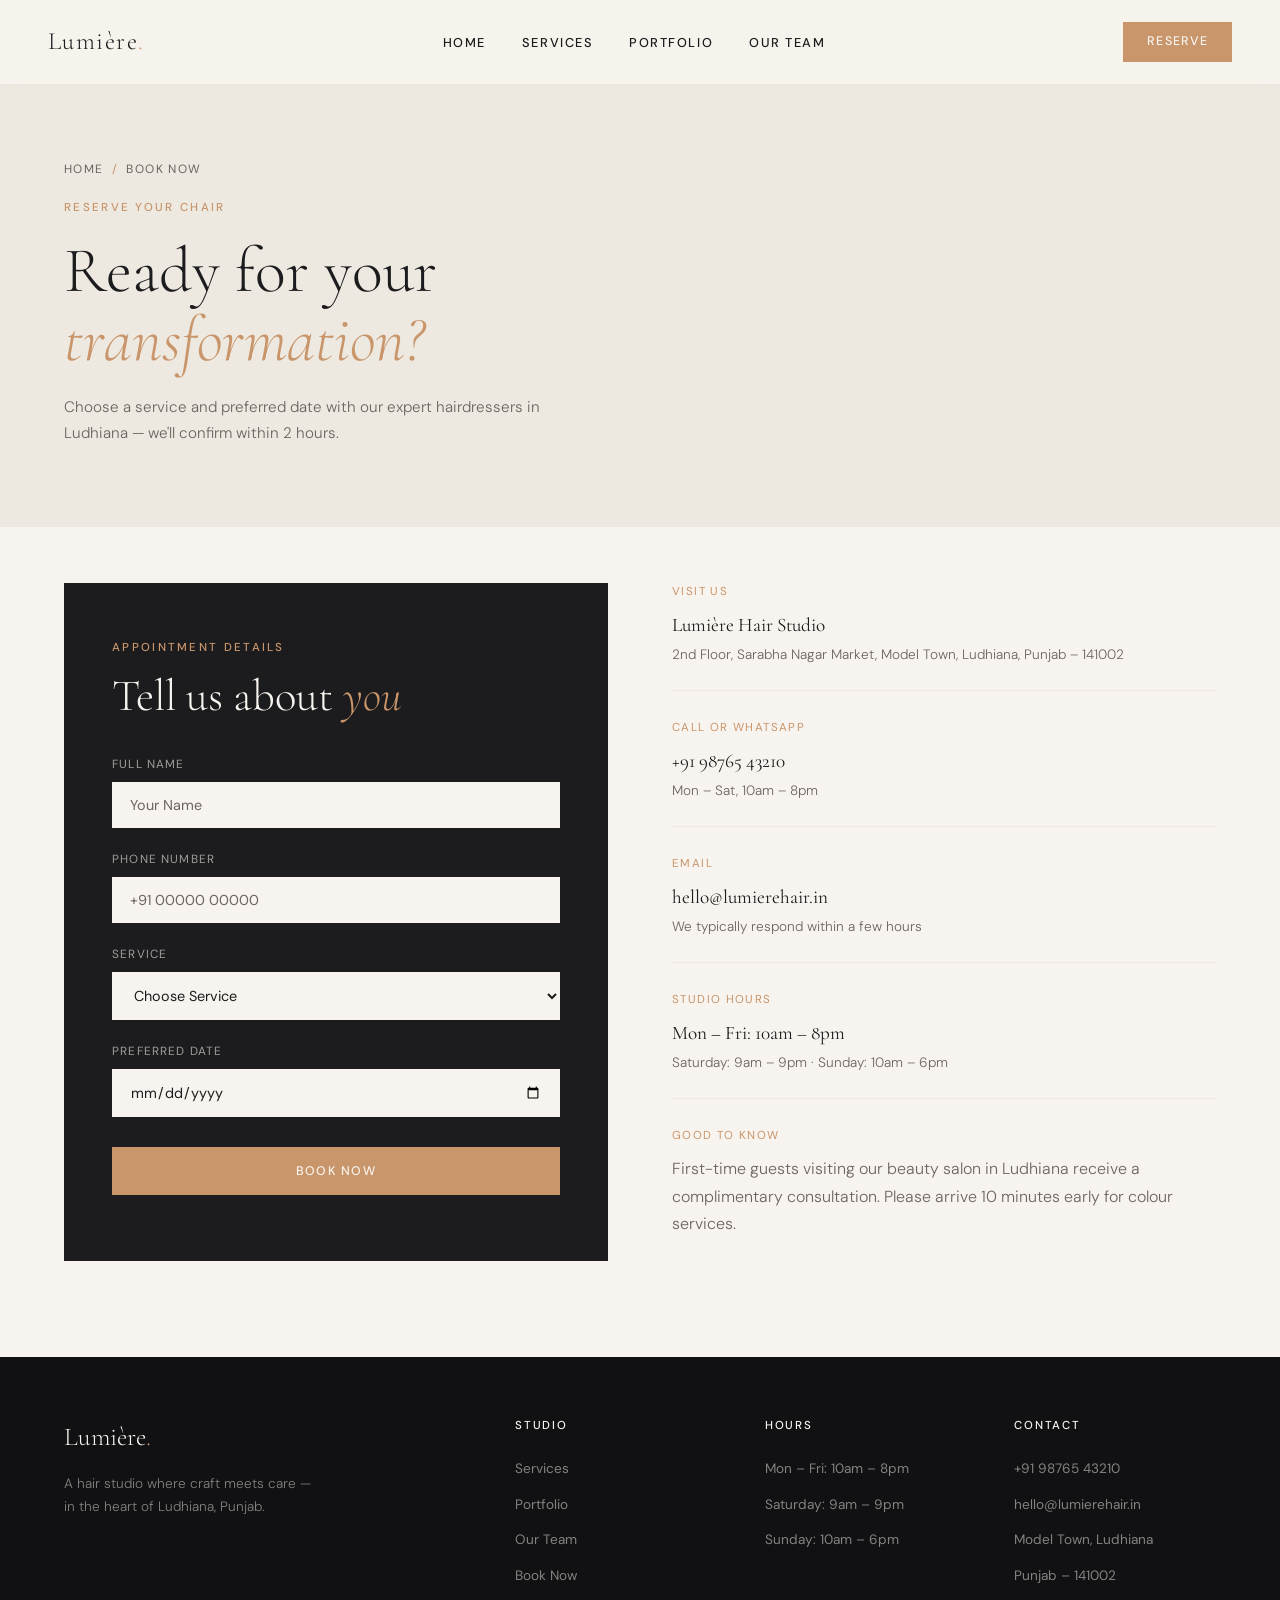
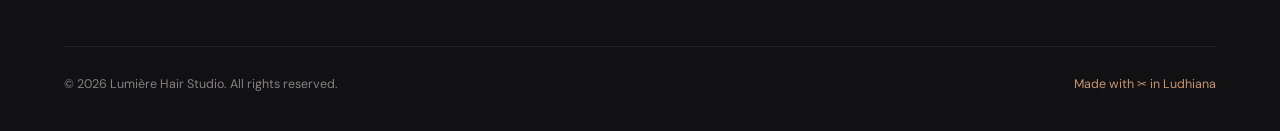
<file: booking.html>
<!DOCTYPE html>
<html lang="en">
<head>
  <meta charset="UTF-8" />
  <meta name="viewport" content="width=device-width, initial-scale=1.0"/>
  <title>Book Now — Lumière Hair Studio</title>
  <link rel="preconnect" href="https://fonts.googleapis.com"/>
  <link rel="preconnect" href="https://fonts.gstatic.com" crossorigin/>
  <link href="https://fonts.googleapis.com/css2?family=Cormorant+Garamond:ital,wght@0,300;0,400;0,600;1,300;1,400&family=DM+Sans:wght@300;400;500&display=swap" rel="stylesheet"/>
  <link rel="stylesheet" href="style.css"/>
</head>
<body>

<!-- NAV -->
<nav>
  <a href="index.html" class="nav-logo">Lumière<span>.</span></a>
  <ul class="nav-links">
    <li><a href="index.html">Home</a></li>
    <li><a href="services.html">Services</a></li>
    <li><a href="portfolio.html">Portfolio</a></li>
    <li><a href="team.html">Our Team</a></li>
  </ul>
  <a href="booking.html" class="nav-book" style="background:var(--rose-gold)">Reserve</a>
  <button class="hamburger" aria-label="Menu" onclick="toggleMenu()">
    <span></span><span></span><span></span>
  </button>
</nav>

<div id="mobileMenu" style="display:none; position:fixed; top:68px; left:0; right:0; background:var(--ivory); z-index:99; padding:28px 28px 36px; border-bottom:1px solid var(--cream);">
  <ul style="list-style:none; display:flex; flex-direction:column; gap:20px;">
    <li><a href="index.html">Home</a></li>
    <li><a href="services.html">Services</a></li>
    <li><a href="portfolio.html">Portfolio</a></li>
    <li><a href="team.html">Our Team</a></li>
    <li><a href="booking.html" class="current">Book Now</a></li>
  </ul>
</div>

<!-- PAGE HEADER -->
<header class="page-header">
  <div class="page-header-inner fade-up">
    <p class="breadcrumb"><a href="index.html">Home</a><span>/</span>Book Now</p>
    <p class="page-eyebrow">Reserve Your Chair</p>
    <h1 class="page-title">Ready for your <em>transformation?</em></h1>
    <p class="page-sub">Choose a service and preferred date with our expert hairdressers in Ludhiana — we'll confirm within 2 hours.
</p>
  </div>
</header>

<!-- BOOKING -->
<section id="booking-page">
  <div class="booking-layout">
    <div class="booking-form-card fade-up">
      <p class="section-eyebrow">Appointment Details</p>
      <h2 class="section-heading">Tell us about <em>you</em></h2>
      <form onsubmit="handleBook(event)">
        <div class="form-group">
          <label class="form-label">Full Name</label>
          <input type="text" placeholder="Your Name" required aria-label="Name"/>
        </div>
        <div class="form-group">
          <label class="form-label">Phone Number</label>
          <input type="tel" placeholder="+91 00000 00000" required aria-label="Phone"/>
        </div>
        <div class="form-group">
          <label class="form-label">Service</label>
          <select aria-label="Service" required>
            <option value="" disabled selected>Choose Service</option>
            <option>Precision Cut</option>
            <option>Colour & Balayage</option>
            <option>Keratin Treatment</option>
            <option>Scalp Ritual</option>
            <option>Bridal Styling</option>
            <option>Hair Extensions</option>
          </select>
        </div>
        <div class="form-group">
          <label class="form-label">Preferred Date</label>
          <input type="date" aria-label="Date" required/>
        </div>
        <button type="submit" class="btn-book">Book Now</button>
        <p id="bookingMsg">✓ Request received! We'll confirm your appointment shortly.</p>
      </form>
    </div>

    <div class="booking-info fade-up">
      <div class="info-block">
        <div class="info-label">Visit Us</div>
        <div class="info-value">Lumière Hair Studio</div>
        <div class="info-sub">2nd Floor, Sarabha Nagar Market, Model Town, Ludhiana, Punjab – 141002</div>
      </div>
      <div class="info-block">
        <div class="info-label">Call or WhatsApp</div>
        <div class="info-value">+91 98765 43210</div>
        <div class="info-sub">Mon – Sat, 10am – 8pm</div>
      </div>
      <div class="info-block">
        <div class="info-label">Email</div>
        <div class="info-value">hello@lumierehair.in</div>
        <div class="info-sub">We typically respond within a few hours</div>
      </div>
      <div class="info-block">
        <div class="info-label">Studio Hours</div>
        <div class="info-value">Mon – Fri: 10am – 8pm</div>
        <div class="info-sub">Saturday: 9am – 9pm · Sunday: 10am – 6pm</div>
      </div>
      <div class="info-block">
        <div class="info-label">Good to Know</div>
        <div class="info-value" style="font-size:1rem; font-family:'DM Sans',sans-serif; font-weight:300; color:var(--text-muted); line-height:1.7;">First-time guests visiting our beauty salon in Ludhiana receive a complimentary consultation. Please arrive 10 minutes early for colour services.
</div>
      </div>
    </div>
  </div>
</section>

<!-- FOOTER -->
<footer>
  <div class="footer-grid">
    <div>
      <a href="index.html" class="footer-logo">Lumière<span>.</span></a>
      <p class="footer-tagline">A hair studio where craft meets care — in the heart of Ludhiana, Punjab.</p>
    </div>
    <div class="footer-col">
      <div class="footer-col-title">Studio</div>
      <ul>
        <li><a href="services.html">Services</a></li>
        <li><a href="portfolio.html">Portfolio</a></li>
        <li><a href="team.html">Our Team</a></li>
        <li><a href="booking.html">Book Now</a></li>
      </ul>
    </div>
    <div class="footer-col">
      <div class="footer-col-title">Hours</div>
      <ul>
        <li><a href="#">Mon – Fri: 10am – 8pm</a></li>
        <li><a href="#">Saturday: 9am – 9pm</a></li>
        <li><a href="#">Sunday: 10am – 6pm</a></li>
      </ul>
    </div>
    <div class="footer-col">
      <div class="footer-col-title">Contact</div>
      <ul>
        <li><a href="tel:+917009782071">+91 98765 43210</a></li>
        <li><a href="mailto:hello@lumierehair.in">hello@lumierehair.in</a></li>
        <li><a href="#">Model Town, Ludhiana</a></li>
        <li><a href="#">Punjab – 141002</a></li>
      </ul>
    </div>
  </div>
  <div class="footer-bottom">
    <span>© 2026 Lumière Hair Studio. All rights reserved.</span>
    <span style="color:var(--rose-gold);">Made with ✂ in Ludhiana</span>
  </div>
</footer>

<script src="main.js"></script>
<script>
  document.querySelector('input[type=date]').min = new Date().toISOString().split('T')[0];
</script>
</body>
</html>
</file>
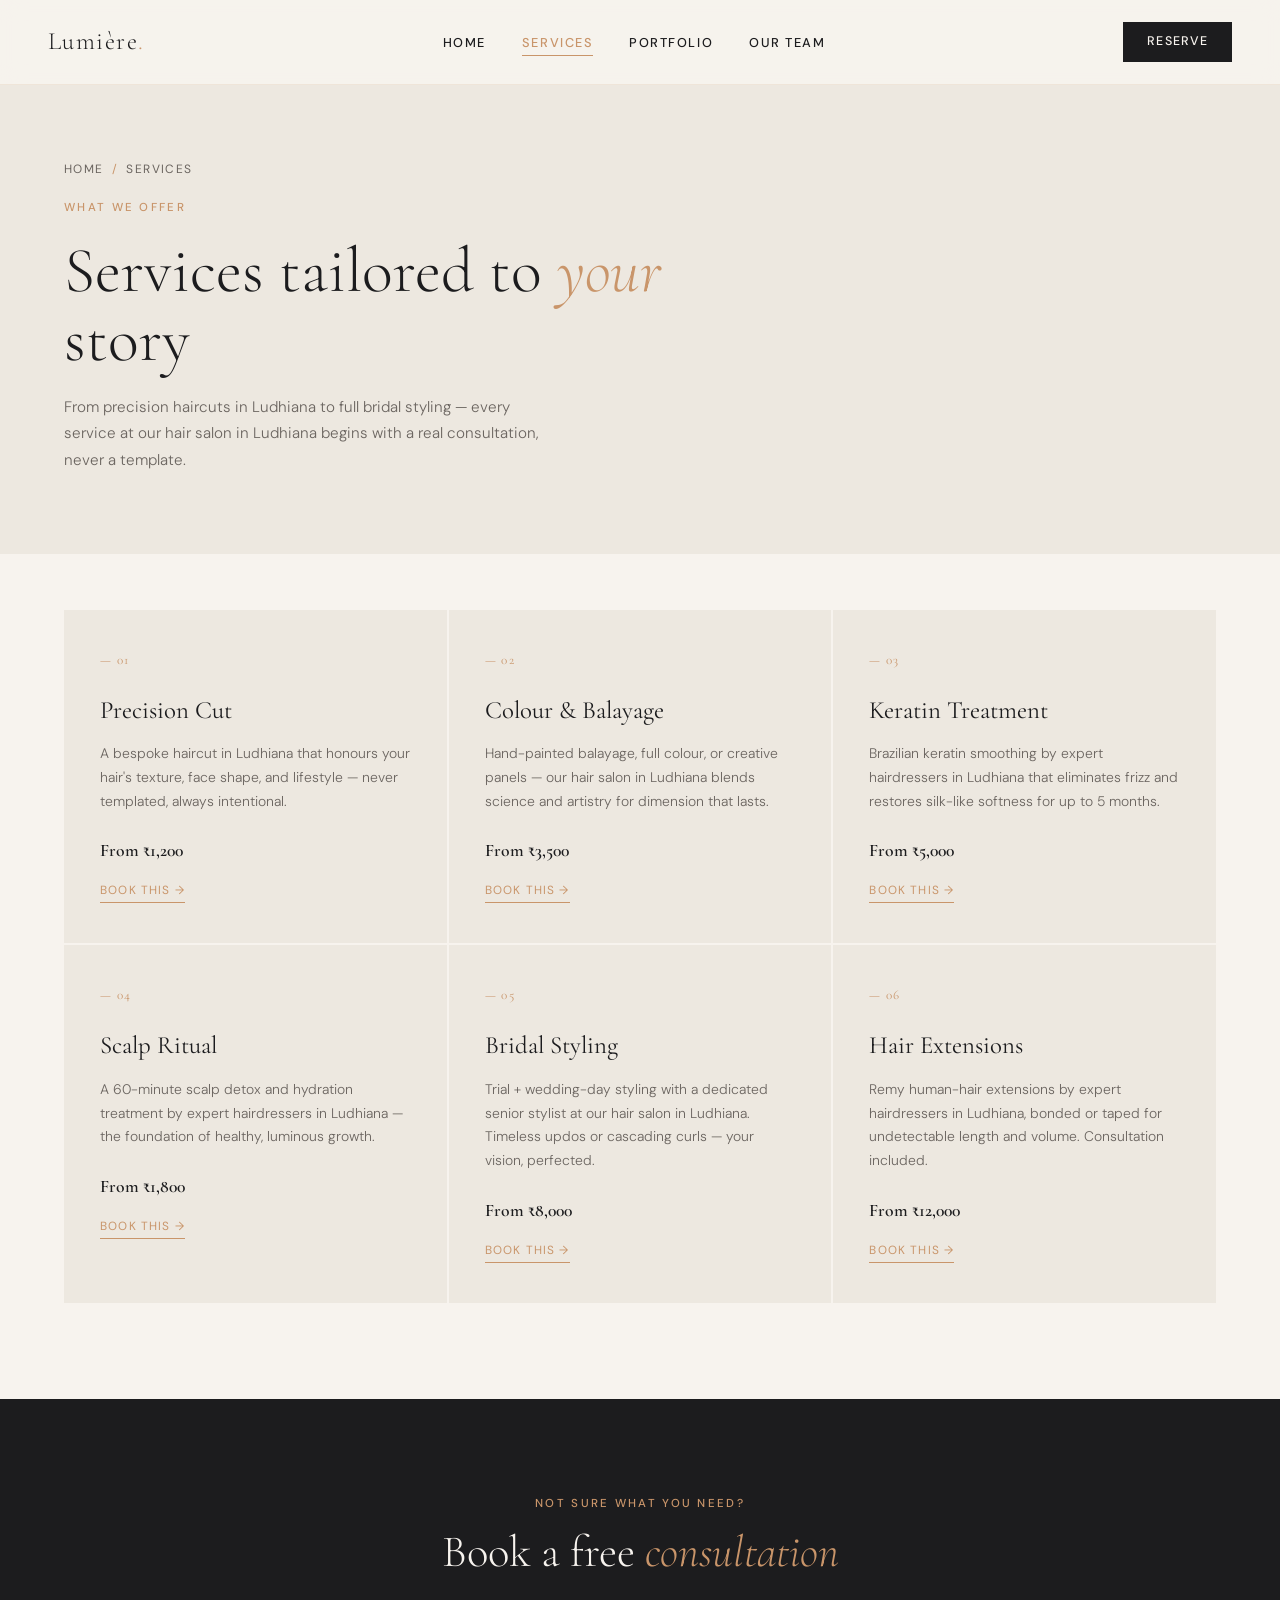
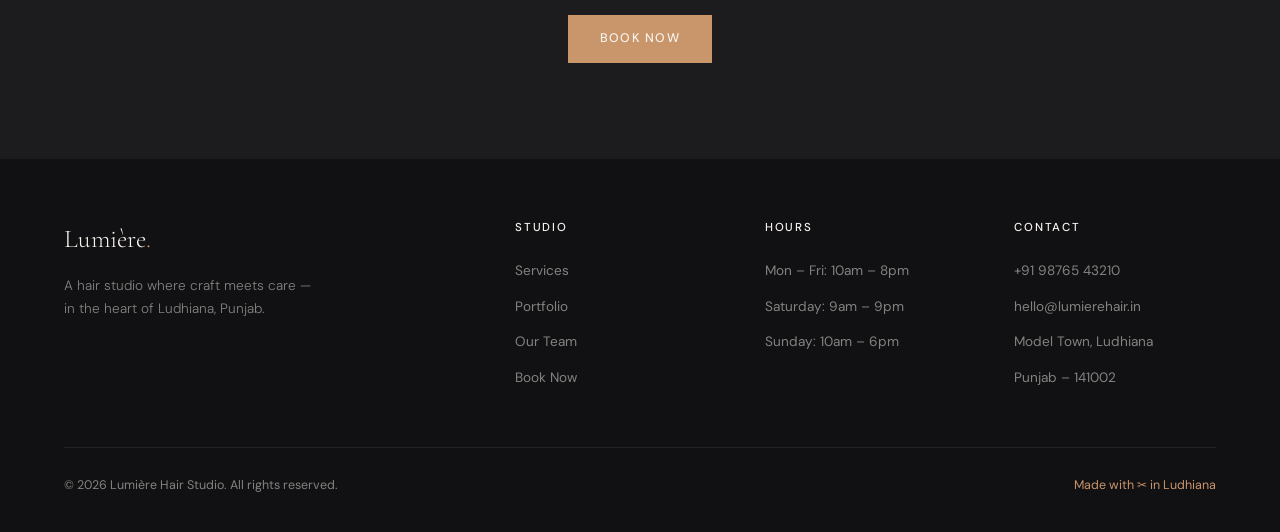
<file: services.html>
<!DOCTYPE html>
<html lang="en">
<head>
  <meta charset="UTF-8" />
  <meta name="viewport" content="width=device-width, initial-scale=1.0"/>
  <title>Services — Lumière Hair Studio</title>
  <link rel="preconnect" href="https://fonts.googleapis.com"/>
  <link rel="preconnect" href="https://fonts.gstatic.com" crossorigin/>
  <link href="https://fonts.googleapis.com/css2?family=Cormorant+Garamond:ital,wght@0,300;0,400;0,600;1,300;1,400&family=DM+Sans:wght@300;400;500&display=swap" rel="stylesheet"/>
  <link rel="stylesheet" href="style.css"/>
</head>
<body>

<!-- NAV -->
<nav>
  <a href="index.html" class="nav-logo">Lumière<span>.</span></a>
  <ul class="nav-links">
    <li><a href="index.html">Home</a></li>
    <li><a href="services.html" class="current">Services</a></li>
    <li><a href="portfolio.html">Portfolio</a></li>
    <li><a href="team.html">Our Team</a></li>
  </ul>
  <a href="booking.html" class="nav-book">Reserve</a>
  <button class="hamburger" aria-label="Menu" onclick="toggleMenu()">
    <span></span><span></span><span></span>
  </button>
</nav>

<div id="mobileMenu" style="display:none; position:fixed; top:68px; left:0; right:0; background:var(--ivory); z-index:99; padding:28px 28px 36px; border-bottom:1px solid var(--cream);">
  <ul style="list-style:none; display:flex; flex-direction:column; gap:20px;">
    <li><a href="index.html">Home</a></li>
    <li><a href="services.html" class="current">Services</a></li>
    <li><a href="portfolio.html">Portfolio</a></li>
    <li><a href="team.html">Our Team</a></li>
    <li><a href="booking.html">Book Now</a></li>
  </ul>
</div>

<!-- PAGE HEADER -->
<header class="page-header">
  <div class="page-header-inner fade-up">
    <p class="breadcrumb"><a href="index.html">Home</a><span>/</span>Services</p>
    <p class="page-eyebrow">What We Offer</p>
    <h1 class="page-title">Services tailored to <em>your</em> story</h1>
    <p class="page-sub">From precision haircuts in Ludhiana to full bridal styling — every service at our hair salon in Ludhiana begins with a real consultation, never a template.
</p>
  </div>
</header>

<!-- SERVICES GRID -->
<section id="services-page">
  <div class="services-full-grid">
    <div class="service-card fade-up">
      <div class="service-num">— 01</div>
      <h3 class="service-title">Precision Cut</h3>
      <p class="service-desc">A bespoke haircut in Ludhiana that honours your hair's texture, face shape, and lifestyle — never templated, always intentional.
</p>
      <div class="service-price">From ₹1,200</div>
      <a href="booking.html" class="service-link">Book this →</a>
    </div>
    <div class="service-card fade-up">
      <div class="service-num">— 02</div>
      <h3 class="service-title">Colour & Balayage</h3>
      <p class="service-desc">Hand-painted balayage, full colour, or creative panels — our hair salon in Ludhiana blends science and artistry for dimension that lasts.
</p>
      <div class="service-price">From ₹3,500</div>
      <a href="booking.html" class="service-link">Book this →</a>
    </div>
    <div class="service-card fade-up">
      <div class="service-num">— 03</div>
      <h3 class="service-title">Keratin Treatment</h3>
      <p class="service-desc">Brazilian keratin smoothing by expert hairdressers in Ludhiana that eliminates frizz and restores silk-like softness for up to 5 months.
</p>
      <div class="service-price">From ₹5,000</div>
      <a href="booking.html" class="service-link">Book this →</a>
    </div>
    <div class="service-card fade-up">
      <div class="service-num">— 04</div>
      <h3 class="service-title">Scalp Ritual</h3>
      <p class="service-desc">A 60-minute scalp detox and hydration treatment by expert hairdressers in Ludhiana — the foundation of healthy, luminous growth.
</p>
      <div class="service-price">From ₹1,800</div>
      <a href="booking.html" class="service-link">Book this →</a>
    </div>
    <div class="service-card fade-up">
      <div class="service-num">— 05</div>
      <h3 class="service-title">Bridal Styling</h3>
      <p class="service-desc">Trial + wedding-day styling with a dedicated senior stylist at our hair salon in Ludhiana. Timeless updos or cascading curls — your vision, perfected.
</p>
      <div class="service-price">From ₹8,000</div>
      <a href="booking.html" class="service-link">Book this →</a>
    </div>
    <div class="service-card fade-up">
      <div class="service-num">— 06</div>
      <h3 class="service-title">Hair Extensions</h3>
      <p class="service-desc">Remy human-hair extensions by expert hairdressers in Ludhiana, bonded or taped for undetectable length and volume. Consultation included.
</p>
      <div class="service-price">From ₹12,000</div>
      <a href="booking.html" class="service-link">Book this →</a>
    </div>
  </div>
</section>

<!-- CTA -->
<section style="background:var(--charcoal); padding:96px 64px; text-align:center;">
  <p class="section-eyebrow" style="color:var(--rose-gold);">Not Sure What You Need?</p>
  <h2 class="section-heading" style="color:var(--ivory); max-width:600px; margin:0 auto 36px;">Book a free <em style="color:var(--rose-gold)">consultation</em></h2>
  <a href="booking.html" class="btn-primary" style="background:var(--rose-gold);">Book Now</a>
</section>

<!-- FOOTER -->
<footer>
  <div class="footer-grid">
    <div>
      <a href="index.html" class="footer-logo">Lumière<span>.</span></a>
      <p class="footer-tagline">A hair studio where craft meets care — in the heart of Ludhiana, Punjab.</p>
    </div>
    <div class="footer-col">
      <div class="footer-col-title">Studio</div>
      <ul>
        <li><a href="services.html">Services</a></li>
        <li><a href="portfolio.html">Portfolio</a></li>
        <li><a href="team.html">Our Team</a></li>
        <li><a href="booking.html">Book Now</a></li>
      </ul>
    </div>
    <div class="footer-col">
      <div class="footer-col-title">Hours</div>
      <ul>
        <li><a href="#">Mon – Fri: 10am – 8pm</a></li>
        <li><a href="#">Saturday: 9am – 9pm</a></li>
        <li><a href="#">Sunday: 10am – 6pm</a></li>
      </ul>
    </div>
    <div class="footer-col">
      <div class="footer-col-title">Contact</div>
      <ul>
        <li><a href="tel:+917009782071">+91 98765 43210</a></li>
        <li><a href="mailto:hello@lumierehair.in">hello@lumierehair.in</a></li>
        <li><a href="#">Model Town, Ludhiana</a></li>
        <li><a href="#">Punjab – 141002</a></li>
      </ul>
    </div>
  </div>
  <div class="footer-bottom">
    <span>© 2026 Lumière Hair Studio. All rights reserved.</span>
    <span style="color:var(--rose-gold);">Made with ✂ in Ludhiana</span>
  </div>
</footer>

<script src="main.js"></script>
</body>
</html>
</file>
<file: style.css>
*, *::before, *::after { box-sizing: border-box; margin: 0; padding: 0; }

:root {
  --charcoal: #1C1C1E;
  --ivory: #F7F3EE;
  --rose-gold: #C9956A;
  --sage: #8A9E8C;
  --cream: #EDE8E0;
  --text-muted: #6B6560;
}

html { scroll-behavior: smooth; }

body {
  background: var(--ivory);
  color: var(--charcoal);
  font-family: 'DM Sans', sans-serif;
  font-size: 16px;
  line-height: 1.6;
  overflow-x: hidden;
}

/* ── NAV ── */
nav {
  position: fixed; top: 0; left: 0; right: 0; z-index: 100;
  display: flex; align-items: center; justify-content: space-between;
  padding: 22px 48px;
  background: rgba(247,243,238,0.92);
  backdrop-filter: blur(12px);
  border-bottom: 1px solid rgba(201,149,106,0.15);
  transition: padding 0.3s;
}
.nav-logo {
  font-family: 'Cormorant Garamond', serif;
  font-size: 1.55rem;
  font-weight: 300;
  letter-spacing: 0.06em;
  color: var(--charcoal);
  text-decoration: none;
}
.nav-logo span { color: var(--rose-gold); }
.nav-links { display: flex; gap: 36px; list-style: none; }
.nav-links a {
  font-family: 'DM Sans', sans-serif;
  font-size: 0.8rem;
  font-weight: 500;
  letter-spacing: 0.12em;
  text-transform: uppercase;
  color: var(--charcoal);
  text-decoration: none;
  transition: color 0.2s;
  position: relative;
  padding-bottom: 4px;
}
.nav-links a:hover { color: var(--rose-gold); }
.nav-links a.current {
  color: var(--rose-gold);
  border-bottom: 1px solid var(--rose-gold);
}
.nav-book {
  font-family: 'DM Sans', sans-serif;
  font-size: 0.78rem;
  font-weight: 500;
  letter-spacing: 0.1em;
  text-transform: uppercase;
  color: var(--ivory);
  background: var(--charcoal);
  padding: 10px 24px;
  text-decoration: none;
  transition: background 0.2s;
}
.nav-book:hover { background: var(--rose-gold); }

.hamburger { display: none; flex-direction: column; gap: 5px; cursor: pointer; border: none; background: none; }
.hamburger span { display: block; width: 24px; height: 1.5px; background: var(--charcoal); transition: all 0.3s; }

#mobileMenu a {
  font-size: 0.85rem;letter-spacing: 0.12em;text-transform: uppercase;color: var(--charcoal);text-decoration: none;
}
#mobileMenu a.current { color: var(--rose-gold); }

/* ── PAGE HEADER (for inner pages) ── */
.page-header {
  padding: 160px 64px 80px;
  background: var(--cream);
  position: relative;
  overflow: hidden;
}
.page-header-inner { max-width: 720px; }
.breadcrumb {
  font-size: 0.75rem;
  letter-spacing: 0.12em;
  text-transform: uppercase;
  color: var(--text-muted);
  margin-bottom: 20px;
}
.breadcrumb a { color: var(--text-muted); text-decoration: none; transition: color 0.2s; }
.breadcrumb a:hover { color: var(--rose-gold); }
.breadcrumb span { color: var(--rose-gold); margin: 0 8px; }
.page-eyebrow {
  font-size: 0.72rem;
  font-weight: 500;
  letter-spacing: 0.2em;
  text-transform: uppercase;
  color: var(--rose-gold);
  margin-bottom: 18px;
}
.page-title {
  font-family: 'Cormorant Garamond', serif;
  font-size: clamp(2.6rem, 5vw, 4.4rem);
  font-weight: 300;
  line-height: 1.08;
  color: var(--charcoal);
  margin-bottom: 20px;
}
.page-title em { font-style: italic; color: var(--rose-gold); }
.page-sub {
  font-size: 0.95rem;
  font-weight: 300;
  color: var(--text-muted);
  max-width: 480px;
  line-height: 1.75;
}

/* ── HERO (homepage) ── */
#home {
  min-height: 100vh;
  display: grid;
  grid-template-columns: 1fr 1fr;
  padding-top: 80px;
}
.hero-text {
  display: flex; flex-direction: column; justify-content: center;
  padding: 80px 64px 80px 64px;
}
.hero-eyebrow {
  font-size: 0.72rem;
  font-weight: 500;
  letter-spacing: 0.2em;
  text-transform: uppercase;
  color: var(--rose-gold);
  margin-bottom: 24px;
}
.hero-headline {
  font-family: 'Cormorant Garamond', serif;
  font-size: clamp(3rem, 5.5vw, 5.2rem);
  font-weight: 300;
  line-height: 1.08;
  letter-spacing: -0.01em;
  color: var(--charcoal);
  margin-bottom: 28px;
}
.hero-headline em { font-style: italic; color: var(--rose-gold); }
.hero-sub {
  font-size: 0.97rem;
  font-weight: 300;
  color: var(--text-muted);
  max-width: 380px;
  line-height: 1.75;
  margin-bottom: 44px;
}
.hero-ctas { display: flex; align-items: center; gap: 28px; flex-wrap: wrap; }
.btn-primary {
  font-family: 'DM Sans', sans-serif;
  font-size: 0.78rem;
  font-weight: 500;
  letter-spacing: 0.1em;
  text-transform: uppercase;
  color: var(--ivory);
  background: var(--charcoal);
  padding: 14px 32px;
  text-decoration: none;
  display: inline-block;
  transition: background 0.2s;
  border: none;
  cursor: pointer;
}
.btn-primary:hover { background: var(--rose-gold); }
.btn-ghost {
  font-family: 'DM Sans', sans-serif;
  font-size: 0.78rem;
  font-weight: 500;
  letter-spacing: 0.1em;
  text-transform: uppercase;
  color: var(--charcoal);
  text-decoration: none;
  border-bottom: 1px solid var(--charcoal);
  padding-bottom: 2px;
  transition: color 0.2s, border-color 0.2s;
}
.btn-ghost:hover { color: var(--rose-gold); border-color: var(--rose-gold); }

.hero-image { position: relative; overflow: hidden; }
.hero-image-inner {
  width: 100%; height: 100%;
  background:
    linear-gradient(160deg, rgba(201,149,106,0.15) 0%, transparent 50%),
    url('https://images.unsplash.com/photo-1522337360788-8b13dee7a37e?w=900&q=80') center/cover no-repeat;
}
.hero-badge {
  position: absolute; bottom: 40px; left: -20px;
  background: var(--ivory);
  padding: 20px 28px;
  box-shadow: 0 8px 40px rgba(0,0,0,0.1);
}
.hero-badge-num {
  font-family: 'Cormorant Garamond', serif;
  font-size: 2.4rem;
  font-weight: 300;
  color: var(--rose-gold);
  line-height: 1;
}
.hero-badge-label {
  font-size: 0.72rem;
  letter-spacing: 0.12em;
  text-transform: uppercase;
  color: var(--text-muted);
  margin-top: 4px;
}

/* ── SCISSOR DIVIDER ── */
.scissor-divider { display: flex; align-items: center; gap: 0; padding: 0 48px; overflow: hidden; }
.scissor-line {
  flex: 1; height: 1px;
  background: linear-gradient(90deg, transparent, var(--rose-gold), transparent);
  transform: scaleX(0);
  transform-origin: left;
  transition: transform 0.9s cubic-bezier(0.4,0,0.2,1);
}
.scissor-line.animate { transform: scaleX(1); }
.scissor-icon { padding: 0 18px; font-size: 1.3rem; color: var(--rose-gold); transform: rotate(-45deg); display: inline-block; }

/* ── SECTION HEADINGS (shared) ── */
.section-eyebrow {
  font-size: 0.72rem;
  font-weight: 500;
  letter-spacing: 0.2em;
  text-transform: uppercase;
  color: var(--rose-gold);
  margin-bottom: 14px;
}
.section-heading {
  font-family: 'Cormorant Garamond', serif;
  font-size: clamp(2.2rem, 3.5vw, 3.2rem);
  font-weight: 300;
  line-height: 1.15;
  color: var(--charcoal);
  max-width: 520px;
  margin-bottom: 56px;
}
.section-heading em { font-style: italic; color: var(--rose-gold); }

/* ── HOMEPAGE PREVIEW STRIPS ── */
.preview-strip { padding: 96px 64px; background: var(--ivory); }
.preview-strip-header {
  display: flex; align-items: flex-end; justify-content: space-between;
  margin-bottom: 48px; flex-wrap: wrap; gap: 24px;
}
.preview-link {
  font-family: 'DM Sans', sans-serif;
  font-size: 0.78rem;
  font-weight: 500;
  letter-spacing: 0.1em;
  text-transform: uppercase;
  color: var(--charcoal);
  text-decoration: none;
  border-bottom: 1px solid var(--charcoal);
  padding-bottom: 2px;
  transition: color 0.2s, border-color 0.2s;
  white-space: nowrap;
}
.preview-link:hover { color: var(--rose-gold); border-color: var(--rose-gold); }

.preview-grid-3 { display: grid; grid-template-columns: repeat(3, 1fr); gap: 2px; }
.preview-grid-photos { display: grid; grid-template-columns: repeat(4, 1fr); gap: 12px; }
.preview-photo { aspect-ratio: 3/4; overflow: hidden; position: relative; cursor: pointer; }
.preview-photo img { width: 100%; height: 100%; object-fit: cover; transition: transform 0.5s; }
.preview-photo:hover img { transform: scale(1.06); }
.preview-photo-overlay {
  position: absolute; inset: 0;
  background: linear-gradient(to top, rgba(28,28,30,0.7), transparent 50%);
  opacity: 0; transition: opacity 0.3s;
  display: flex; align-items: flex-end; padding: 16px;
}
.preview-photo:hover .preview-photo-overlay { opacity: 1; }
.preview-photo-label { font-family: 'Cormorant Garamond', serif; color: var(--ivory); font-size: 0.95rem; }

.service-card {
  background: var(--cream);
  padding: 40px 36px;
  position: relative;
  overflow: hidden;
  transition: background 0.3s;
  cursor: default;
}
.service-card::after {
  content: ''; position: absolute; bottom: 0; left: 0; width: 0; height: 2px;
  background: var(--rose-gold); transition: width 0.4s;
}
.service-card:hover { background: var(--charcoal); }
.service-card:hover .service-title, .service-card:hover .service-desc, .service-card:hover .service-price { color: var(--ivory); }
.service-card:hover::after { width: 100%; }
.service-num { font-family: 'Cormorant Garamond', serif; font-size: 0.82rem; color: var(--rose-gold); margin-bottom: 20px; letter-spacing: 0.1em; }
.service-title { font-family: 'Cormorant Garamond', serif; font-size: 1.55rem; font-weight: 400; color: var(--charcoal); margin-bottom: 12px; transition: color 0.3s; }
.service-desc { font-size: 0.87rem; font-weight: 300; color: var(--text-muted); line-height: 1.7; margin-bottom: 24px; transition: color 0.3s; }
.service-price { font-family: 'Cormorant Garamond', serif; font-size: 1.1rem; color: var(--charcoal); font-weight: 600; transition: color 0.3s; }
.service-link {
  display: inline-block; margin-top: 16px;
  font-size: 0.74rem; letter-spacing: 0.1em; text-transform: uppercase;
  color: var(--rose-gold); text-decoration: none; border-bottom: 1px solid var(--rose-gold); padding-bottom: 2px;
}

/* ── ABOUT (homepage teaser) ── */
#about {
  display: grid; grid-template-columns: 1fr 1fr;
  background: var(--charcoal);
}
.about-image { min-height: 560px; background: url('https://images.unsplash.com/photo-1560066984-138dadb4c035?w=800&q=80') center/cover no-repeat; position: relative; }
.about-image-overlay { position: absolute; inset: 0; background: linear-gradient(135deg, rgba(201,149,106,0.25), transparent); }
.about-content { padding: 80px 64px; display: flex; flex-direction: column; justify-content: center; }
.about-content .section-eyebrow { color: var(--rose-gold); }
.about-content .section-heading { color: var(--ivory); max-width: 100%; }
.about-content .section-heading em { color: var(--rose-gold); }
.about-body { font-size: 0.93rem; font-weight: 300; color: rgba(247,243,238,0.7); line-height: 1.85; margin-bottom: 40px; max-width: 460px; }
.about-stats { display: flex; gap: 48px; margin-bottom: 40px; flex-wrap: wrap; }
.about-stat-num { font-family: 'Cormorant Garamond', serif; font-size: 2.8rem; font-weight: 300; color: var(--rose-gold); line-height: 1; }
.about-stat-label { font-size: 0.75rem; letter-spacing: 0.1em; text-transform: uppercase; color: rgba(247,243,238,0.5); margin-top: 4px; }

/* ── PORTFOLIO PAGE ── */
#portfolio-page { padding: 56px 48px 96px; background: var(--cream); }
.portfolio-filters { display: flex; gap: 24px; flex-wrap: wrap; margin-bottom: 48px; padding: 0 16px; }
.filter-btn {
  font-family: 'DM Sans', sans-serif; font-size: 0.77rem; font-weight: 500; letter-spacing: 0.1em; text-transform: uppercase;
  color: var(--text-muted); background: none; border: none; cursor: pointer; padding-bottom: 4px;
  border-bottom: 1px solid transparent; transition: all 0.2s;
}
.filter-btn.active, .filter-btn:hover { color: var(--charcoal); border-bottom-color: var(--rose-gold); }
.portfolio-grid { columns: 3; column-gap: 16px; }
.portfolio-item { break-inside: avoid; margin-bottom: 16px; position: relative; overflow: hidden; cursor: pointer; }
.portfolio-item img { width: 100%; display: block; transition: transform 0.5s cubic-bezier(0.4,0,0.2,1); }
.portfolio-item:hover img { transform: scale(1.06); }
.portfolio-overlay {
  position: absolute; inset: 0; background: linear-gradient(to top, rgba(28,28,30,0.75) 0%, transparent 50%);
  opacity: 0; transition: opacity 0.35s; display: flex; align-items: flex-end; padding: 24px;
}
.portfolio-item:hover .portfolio-overlay { opacity: 1; }
.portfolio-label { font-family: 'Cormorant Garamond', serif; font-size: 1.1rem; color: var(--ivory); font-weight: 300; }
.portfolio-sublabel { font-size: 0.72rem; color: var(--rose-gold); letter-spacing: 0.1em; text-transform: uppercase; }

.lightbox {
  display: none; position: fixed; inset: 0; z-index: 200;
  background: rgba(28,28,30,0.96); align-items: center; justify-content: center;
}
.lightbox.open { display: flex; }
.lightbox img { max-height: 88vh; max-width: 88vw; object-fit: contain; }
.lightbox-close { position: absolute; top: 28px; right: 36px; font-size: 2rem; color: var(--ivory); background: none; border: none; cursor: pointer; line-height: 1; }

/* ── SERVICES PAGE ── */
#services-page { padding: 56px 64px 96px; background: var(--ivory); }
.services-full-grid { display: grid; grid-template-columns: repeat(3, 1fr); gap: 2px; }

/* ── TEAM PAGE ── */
#team-page { padding: 56px 64px 96px; background: var(--ivory); }
.team-grid { display: grid; grid-template-columns: repeat(3, 1fr); gap: 32px; }
.team-card { text-align: center; }
.team-photo { width: 100%; aspect-ratio: 3/4; object-fit: cover; margin-bottom: 20px; filter: grayscale(20%); transition: filter 0.3s; }
.team-card:hover .team-photo { filter: grayscale(0%); }
.team-name { font-family: 'Cormorant Garamond', serif; font-size: 1.35rem; font-weight: 400; color: var(--charcoal); margin-bottom: 4px; }
.team-role { font-size: 0.75rem; letter-spacing: 0.12em; text-transform: uppercase; color: var(--rose-gold); }
.team-bio { font-size: 0.86rem; font-weight: 300; color: var(--text-muted); line-height: 1.7; margin-top: 12px; }

/* ── TESTIMONIALS ── */
#testimonials { padding: 96px 64px; background: var(--cream); }
.testimonial-grid { display: grid; grid-template-columns: repeat(3, 1fr); gap: 2px; margin-top: 56px; }
.testimonial-card { background: var(--ivory); padding: 40px 36px; }
.testimonial-stars { color: var(--rose-gold); font-size: 0.9rem; letter-spacing: 4px; margin-bottom: 20px; }
.testimonial-text { font-family: 'Cormorant Garamond', serif; font-size: 1.15rem; font-weight: 300; font-style: italic; line-height: 1.65; color: var(--charcoal); margin-bottom: 24px; }
.testimonial-author { font-size: 0.78rem; letter-spacing: 0.1em; text-transform: uppercase; color: var(--text-muted); }

/* ── BOOKING PAGE ── */
#booking-page { padding: 56px 64px 96px; background: var(--ivory); }
.booking-layout { display: grid; grid-template-columns: 1fr 1fr; gap: 64px; }
.booking-form-card { background: var(--charcoal); padding: 56px 48px; }
.booking-form-card .section-eyebrow { color: var(--rose-gold); }
.booking-form-card .section-heading { color: var(--ivory); margin-bottom: 32px; max-width: 100%; }
.booking-form-card .section-heading em { color: var(--rose-gold); }

.form-group { margin-bottom: 22px; }
.form-label { display: block; font-size: 0.74rem; letter-spacing: 0.1em; text-transform: uppercase; color: rgba(247,243,238,0.6); margin-bottom: 8px; }
.form-group input, .form-group select {
  font-family: 'DM Sans', sans-serif; font-size: 0.9rem; color: var(--charcoal); background: var(--ivory);
  border: none; padding: 14px 18px; outline: none; width: 100%;
}
.form-group input::placeholder { color: var(--text-muted); }
.btn-book {
  font-family: 'DM Sans', sans-serif; font-size: 0.78rem; font-weight: 500; letter-spacing: 0.1em; text-transform: uppercase;
  color: var(--ivory); background: var(--rose-gold); border: none; padding: 16px 32px; cursor: pointer; width: 100%;
  transition: background 0.2s; margin-top: 8px;
}
.btn-book:hover { background: #b8844f; }
#bookingMsg { color: var(--rose-gold); margin-top: 18px; font-size: 0.88rem; font-family: 'Cormorant Garamond', serif; font-style: italic; display: none; }

.booking-info { display: flex; flex-direction: column; gap: 28px; }
.info-block { padding-bottom: 24px; border-bottom: 1px solid var(--cream); }
.info-block:last-child { border-bottom: none; }
.info-label { font-size: 0.72rem; letter-spacing: 0.12em; text-transform: uppercase; color: var(--rose-gold); margin-bottom: 10px; }
.info-value { font-family: 'Cormorant Garamond', serif; font-size: 1.2rem; color: var(--charcoal); line-height: 1.5; }
.info-sub { font-size: 0.85rem; color: var(--text-muted); margin-top: 4px; font-weight: 300; }

/* ── FOOTER ── */
footer { background: #111113; color: rgba(247,243,238,0.5); padding: 60px 64px 36px; }
.footer-grid { display: grid; grid-template-columns: 2fr 1fr 1fr 1fr; gap: 48px; margin-bottom: 48px; }
.footer-logo { font-family: 'Cormorant Garamond', serif; font-size: 1.6rem; font-weight: 300; color: var(--ivory); margin-bottom: 14px; display: block; text-decoration: none; }
.footer-logo span { color: var(--rose-gold); }
.footer-tagline { font-size: 0.85rem; font-weight: 300; line-height: 1.7; max-width: 260px; }
.footer-col-title { font-size: 0.72rem; font-weight: 500; letter-spacing: 0.15em; text-transform: uppercase; color: var(--ivory); margin-bottom: 20px; }
.footer-col ul { list-style: none; }
.footer-col ul li { margin-bottom: 10px; }
.footer-col ul li a { font-size: 0.85rem; color: rgba(247,243,238,0.5); text-decoration: none; transition: color 0.2s; }
.footer-col ul li a:hover { color: var(--rose-gold); }
.footer-bottom { display: flex; justify-content: space-between; align-items: center; border-top: 1px solid rgba(247,243,238,0.08); padding-top: 28px; font-size: 0.78rem; flex-wrap: wrap; gap: 12px; }

/* ── ANIMATIONS ── */
.fade-up { opacity: 0; transform: translateY(28px); transition: opacity 0.7s ease, transform 0.7s ease; }
.fade-up.visible { opacity: 1; transform: translateY(0); }

/* ── MOBILE ── */
@media (max-width: 900px) {
  nav { padding: 18px 24px; }
  .nav-links, .nav-book { display: none; }
  .hamburger { display: flex; }

  .page-header { padding: 130px 24px 56px; }

  #home { grid-template-columns: 1fr; min-height: auto; }
  .hero-text { padding: 60px 28px 40px; }
  .hero-image { min-height: 55vw; display: block; }
  .hero-badge { left: 16px; bottom: 20px; }

  .preview-strip, #services-page, #team-page, #booking-page { padding: 56px 24px; }
  .preview-grid-3, .services-full-grid { grid-template-columns: 1fr; gap: 2px; }
  .preview-grid-photos { grid-template-columns: repeat(2, 1fr); }

  #about { grid-template-columns: 1fr; }
  .about-image { min-height: 300px; }
  .about-content { padding: 56px 28px; }
  .about-stats { gap: 28px; }

  #portfolio-page { padding: 40px 16px 56px; }
  .portfolio-grid { columns: 2; }

  .team-grid { grid-template-columns: 1fr; gap: 40px; }
  .testimonial-grid { grid-template-columns: 1fr; gap: 2px; }
  #testimonials { padding: 56px 24px; }

  .booking-layout { grid-template-columns: 1fr; gap: 40px; }
  .booking-form-card { padding: 40px 28px; }

  footer { padding: 48px 24px 28px; }
  .footer-grid { grid-template-columns: 1fr 1fr; }
  .footer-bottom { flex-direction: column; text-align: center; }
}

@media (max-width: 520px) {
  .portfolio-grid { columns: 1; }
  .preview-grid-photos { grid-template-columns: 1fr 1fr; }
  .footer-grid { grid-template-columns: 1fr; }
}

@media (prefers-reduced-motion: reduce) {
  .scissor-line { transition: none; }
  .fade-up { opacity: 1; transform: none; transition: none; }
}
</file>
